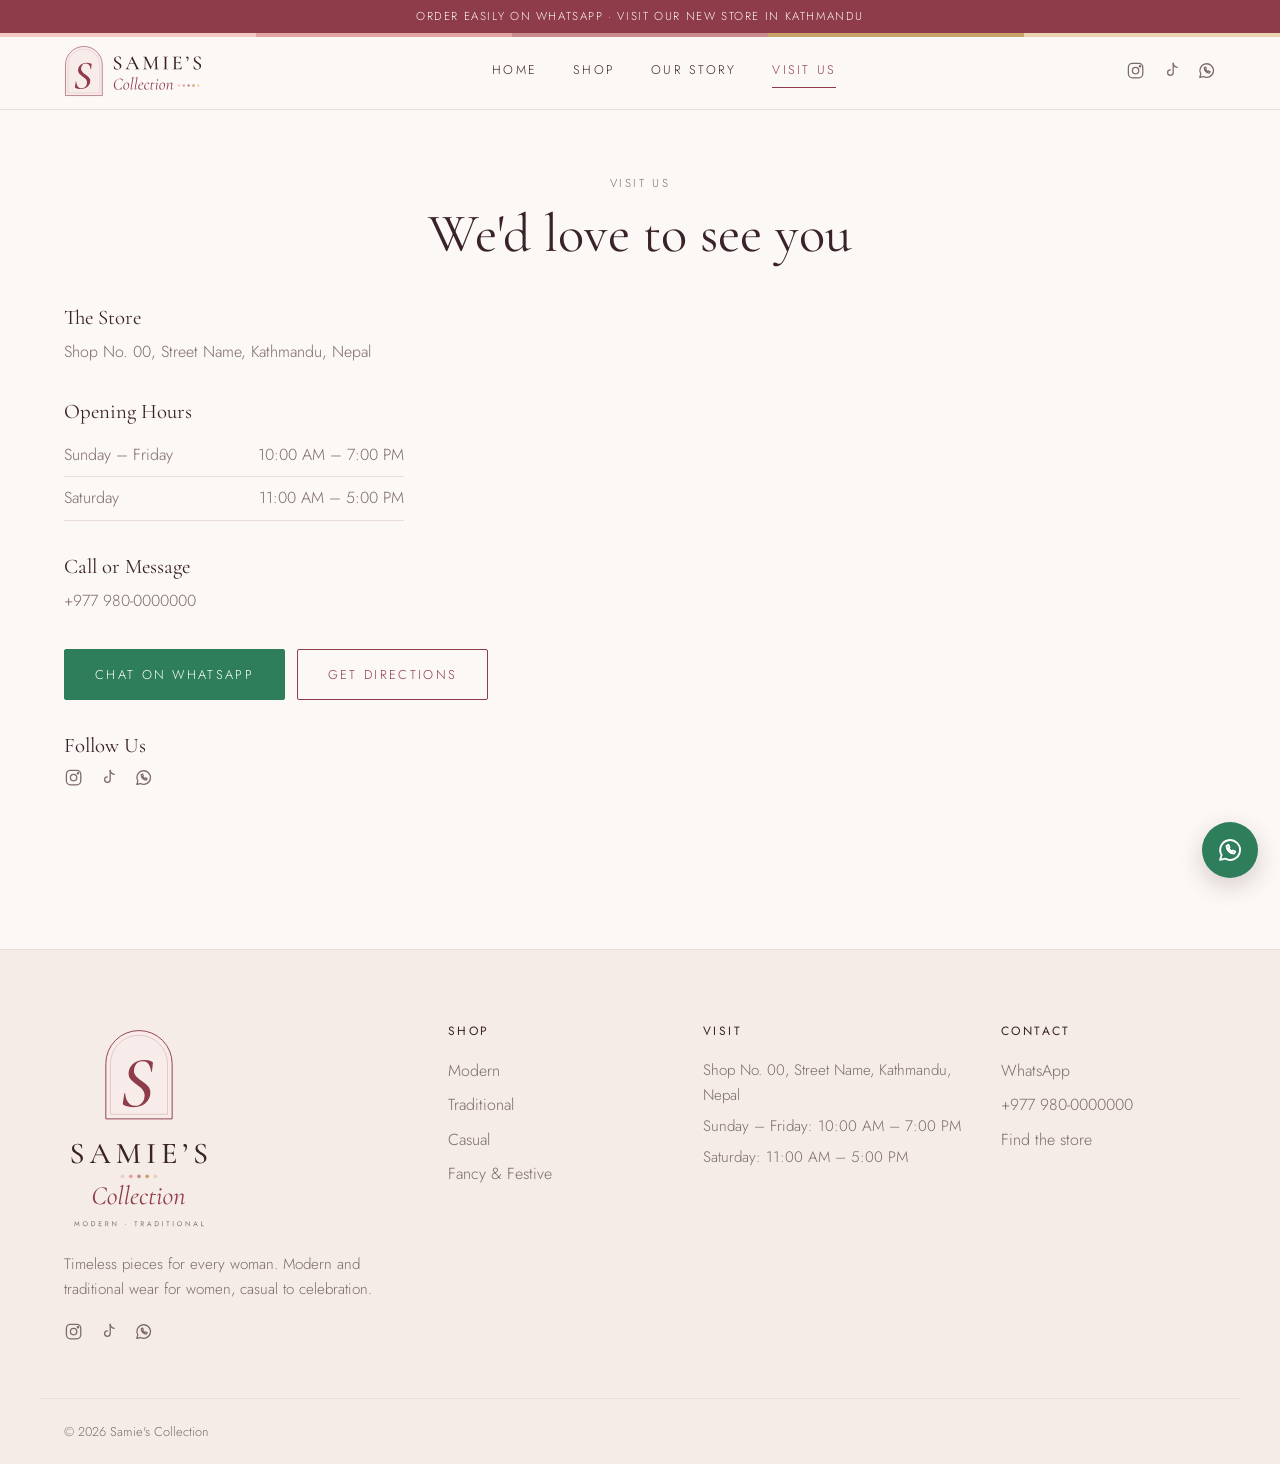
<file: contact.html>
<!DOCTYPE html>
<html lang="en">
<head>
  <meta charset="UTF-8">
  <meta name="viewport" content="width=device-width, initial-scale=1.0">
  <title>Visit Us | Samie's Collection</title>
  <meta name="description" content="Visit the Samie's Collection store: address, opening hours, and how to reach us on WhatsApp, Instagram and TikTok.">
  <link rel="preconnect" href="https://fonts.googleapis.com">
  <link rel="preconnect" href="https://fonts.gstatic.com" crossorigin>
  <link href="https://fonts.googleapis.com/css2?family=Cormorant+Garamond:ital,wght@0,400;0,500;1,400&family=Jost:wght@300;400&display=swap" rel="stylesheet">
  <link rel="icon" type="image/svg+xml" href="images/brand/favicon.svg">
  <link rel="icon" type="image/png" href="images/brand/favicon-48.png">
  <link rel="apple-touch-icon" href="images/brand/apple-touch-icon.png">
  <link rel="stylesheet" href="css/style.css?v=2">
</head>
<body data-page="contact">
  <header id="site-header"></header>

  <main class="container">
    <div class="page-head">
      <p class="eyebrow">Visit Us</p>
      <h1>We'd love to see you</h1>
    </div>

    <section class="contact-grid" style="padding-bottom: 88px;">
      <div>
        <div class="contact-block">
          <h3>The Store</h3>
          <p id="c-address"></p>
        </div>
        <div class="contact-block">
          <h3>Opening Hours</h3>
          <div id="c-hours"></div>
        </div>
        <div class="contact-block">
          <h3>Call or Message</h3>
          <p id="c-phone"></p>
        </div>
        <div class="contact-block contact-actions">
          <a class="btn btn-wa" id="c-wa" href="#" target="_blank" rel="noopener">Chat on WhatsApp</a>
          <a class="btn btn-outline" id="c-directions" href="#" target="_blank" rel="noopener">Get Directions</a>
        </div>
        <div class="contact-block">
          <h3>Follow Us</h3>
          <div class="social" data-social></div>
        </div>
      </div>
      <iframe class="map" id="c-map" title="Store location map" loading="lazy" referrerpolicy="no-referrer-when-downgrade"></iframe>
    </section>
  </main>

  <footer id="site-footer"></footer>

  <script src="js/store-data.js?v=2"></script>
  <script src="js/main.js?v=2"></script>
</body>
</html>
</file>
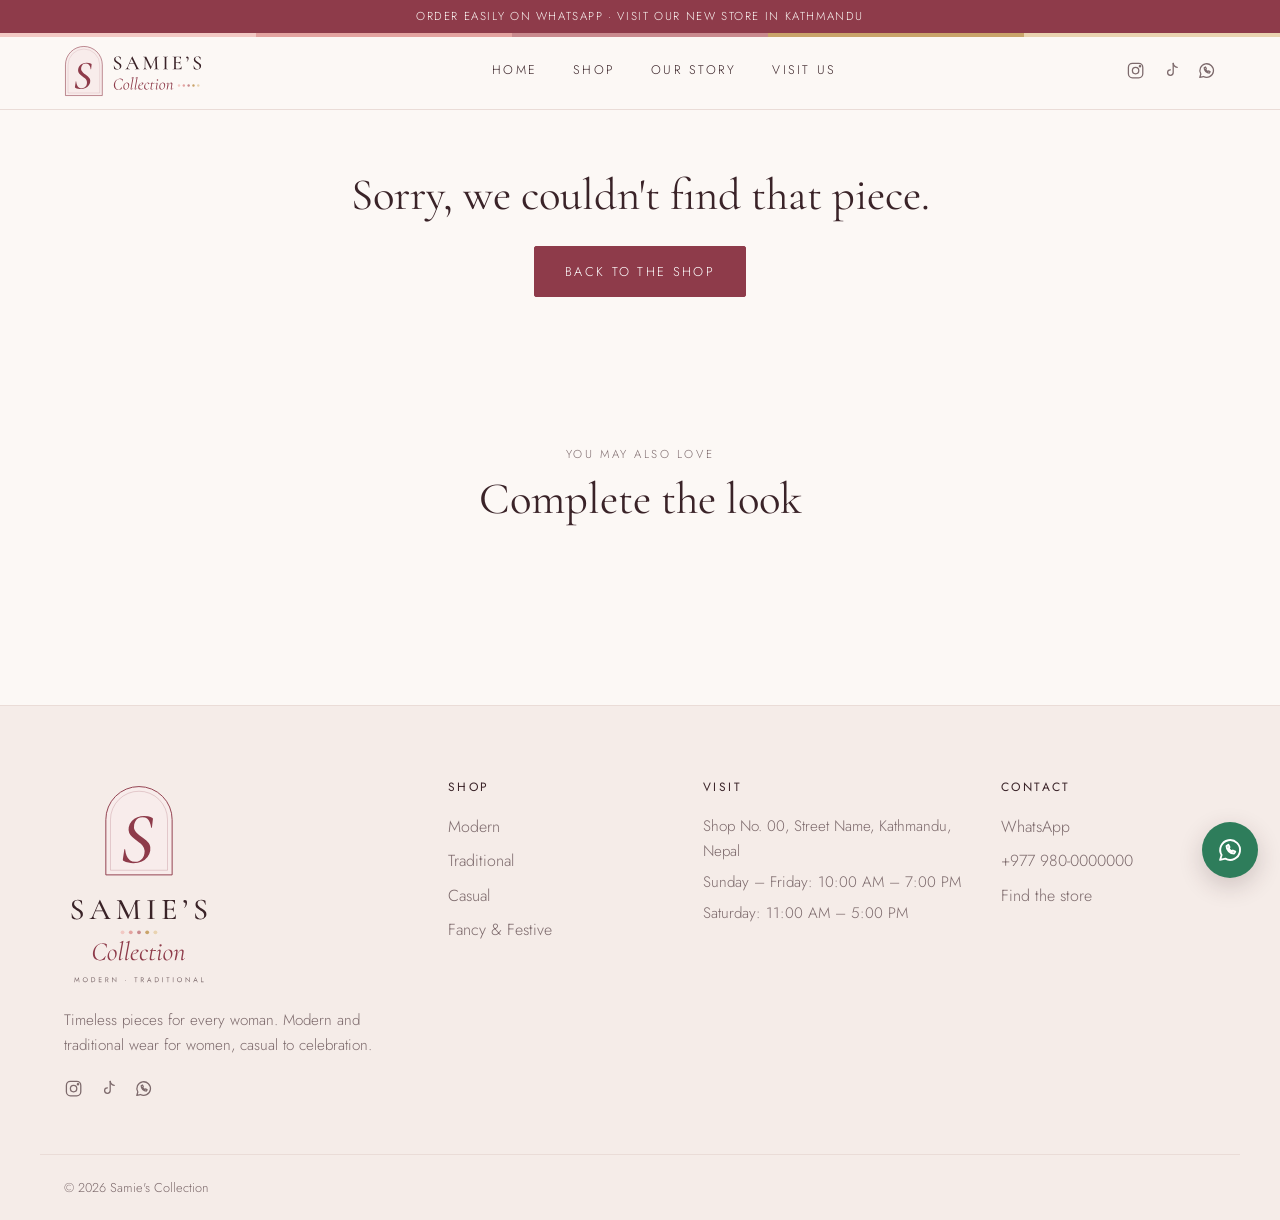
<file: product.html>
<!DOCTYPE html>
<html lang="en">
<head>
  <meta charset="UTF-8">
  <meta name="viewport" content="width=device-width, initial-scale=1.0">
  <title>Samie's Collection</title>
  <link rel="preconnect" href="https://fonts.googleapis.com">
  <link rel="preconnect" href="https://fonts.gstatic.com" crossorigin>
  <link href="https://fonts.googleapis.com/css2?family=Cormorant+Garamond:ital,wght@0,400;0,500;1,400&family=Jost:wght@300;400&display=swap" rel="stylesheet">
  <link rel="icon" type="image/svg+xml" href="images/brand/favicon.svg">
  <link rel="icon" type="image/png" href="images/brand/favicon-48.png">
  <link rel="apple-touch-icon" href="images/brand/apple-touch-icon.png">
  <link rel="stylesheet" href="css/style.css?v=2">
</head>
<body data-page="product">
  <header id="site-header"></header>

  <main class="container">
    <div id="product"></div>

    <section class="section">
      <div class="section-head">
        <p class="eyebrow">You May Also Love</p>
        <h2>Complete the look</h2>
      </div>
      <div class="grid" id="related"></div>
    </section>
  </main>

  <footer id="site-footer"></footer>

  <script src="js/store-data.js?v=2"></script>
  <script src="js/main.js?v=2"></script>
</body>
</html>
</file>
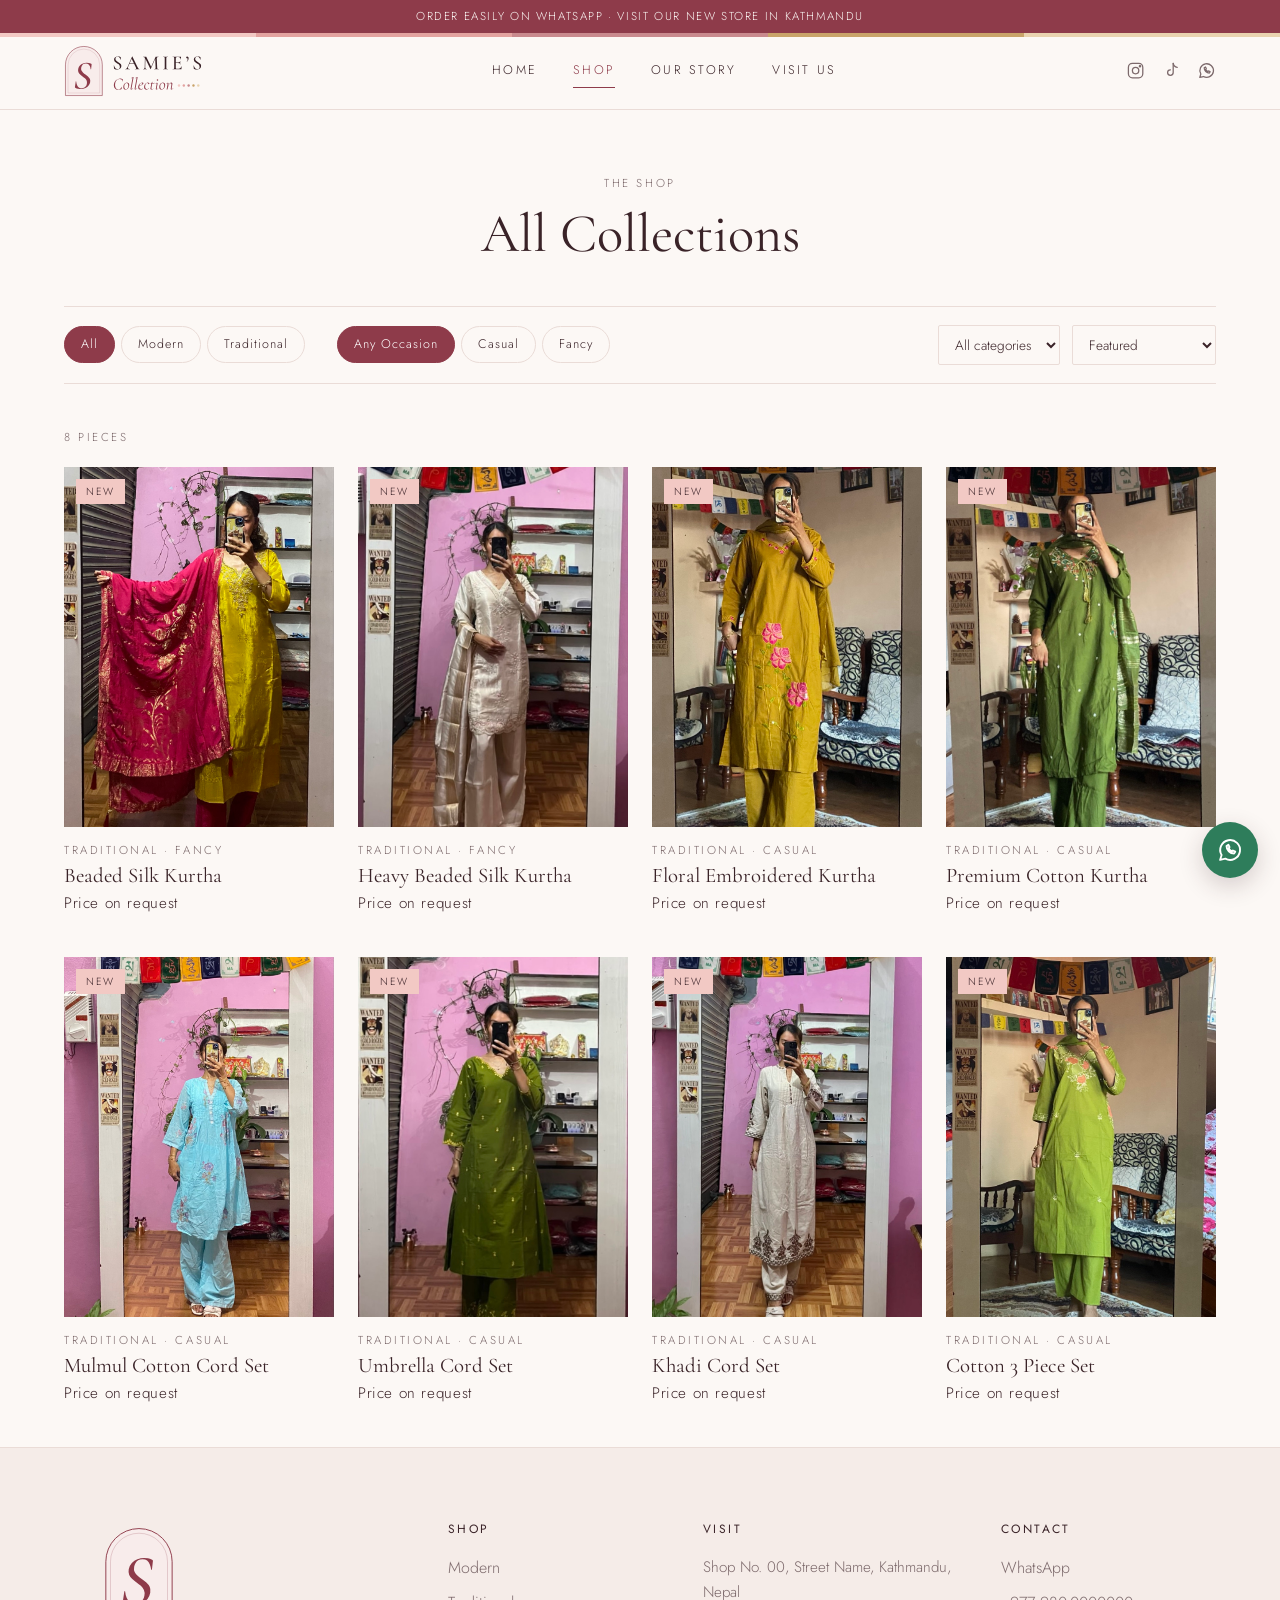
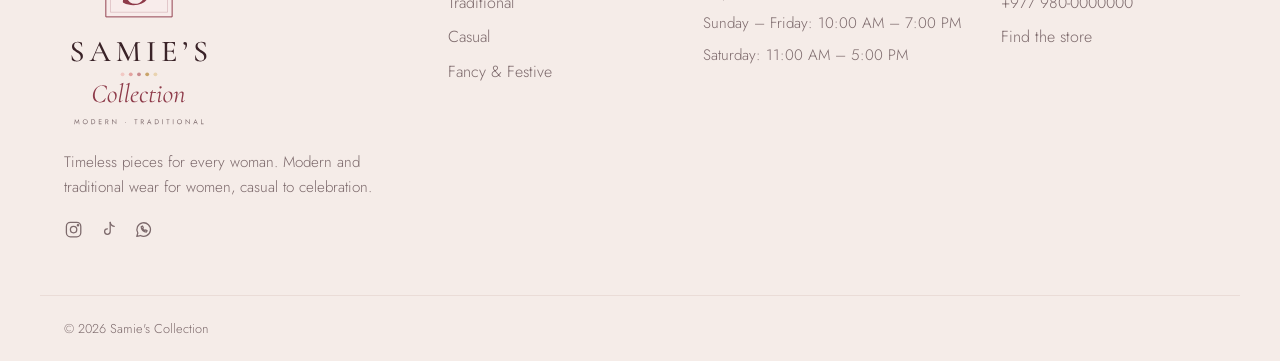
<file: shop.html>
<!DOCTYPE html>
<html lang="en">
<head>
  <meta charset="UTF-8">
  <meta name="viewport" content="width=device-width, initial-scale=1.0">
  <title>Shop | Samie's Collection</title>
  <meta name="description" content="Shop modern and traditional women's wear at Samie's Collection: dresses, kurtas, sarees, lehengas and more.">
  <link rel="preconnect" href="https://fonts.googleapis.com">
  <link rel="preconnect" href="https://fonts.gstatic.com" crossorigin>
  <link href="https://fonts.googleapis.com/css2?family=Cormorant+Garamond:ital,wght@0,400;0,500;1,400&family=Jost:wght@300;400&display=swap" rel="stylesheet">
  <link rel="icon" type="image/svg+xml" href="images/brand/favicon.svg">
  <link rel="icon" type="image/png" href="images/brand/favicon-48.png">
  <link rel="apple-touch-icon" href="images/brand/apple-touch-icon.png">
  <link rel="stylesheet" href="css/style.css?v=2">
</head>
<body data-page="shop">
  <header id="site-header"></header>

  <main class="container">
    <div class="page-head">
      <p class="eyebrow">The Shop</p>
      <h1 id="shop-title">All Collections</h1>
    </div>

    <div class="filters">
      <div class="filter-groups">
        <div class="chips" data-filter="style">
          <button type="button" data-value="All">All</button>
          <button type="button" data-value="Modern">Modern</button>
          <button type="button" data-value="Traditional">Traditional</button>
        </div>
        <div class="chips" data-filter="occasion">
          <button type="button" data-value="All">Any Occasion</button>
          <button type="button" data-value="Casual">Casual</button>
          <button type="button" data-value="Fancy">Fancy</button>
        </div>
      </div>
      <div class="selects">
        <select id="f-category" aria-label="Category"></select>
        <select id="f-sort" aria-label="Sort">
          <option value="featured">Featured</option>
          <option value="new">New first</option>
          <option value="low">Price: low to high</option>
          <option value="high">Price: high to low</option>
        </select>
      </div>
    </div>

    <div class="shop-meta"><p class="eyebrow" id="shop-count"></p></div>
    <div class="grid" id="shop-grid"></div>
  </main>

  <footer id="site-footer"></footer>

  <script src="js/store-data.js?v=2"></script>
  <script src="js/main.js?v=2"></script>
</body>
</html>
</file>
<file: css/style.css>
/* Samie's Collection — elegant & minimal */

:root {
  /* Palette: Rosewood & Gold */
  --bg: #FCF8F5;          /* ivory */
  --surface: #F5ECE8;
  --ink: #3A2328;         /* deep cocoa */
  --muted: #7D6A6C;
  --line: #EADCD7;
  --accent: #8E3B4A;      /* rosewood */
  --accent-dark: #74303C;
  /* soft accents: blush, rose, mauve, gold, champagne */
  --c1: #F2C9C4;
  --c2: #E3A3A0;
  --c3: #C98A8E;
  --c4: #C9A46A;
  --c5: #E9D3B0;
  --wa: #2E7D5B;
  --serif: "Cormorant Garamond", Georgia, serif;
  --sans: "Jost", "Helvetica Neue", Arial, sans-serif;
  --radius: 2px;
}

* { box-sizing: border-box; margin: 0; padding: 0; }
html { scroll-behavior: smooth; }
body {
  background: var(--bg);
  color: var(--ink);
  font-family: var(--sans);
  font-weight: 300;
  line-height: 1.65;
  -webkit-font-smoothing: antialiased;
}
img { display: block; max-width: 100%; }
a { color: inherit; text-decoration: none; }
button { font: inherit; color: inherit; background: none; border: 0; cursor: pointer; }
svg { width: 1.2em; height: 1.2em; flex-shrink: 0; }

.container { width: 100%; max-width: 1200px; margin: 0 auto; padding: 0 24px; }
.muted { color: var(--muted); }

h1, h2, h3 { font-family: var(--serif); font-weight: 400; line-height: 1.15; }
h1 { font-size: clamp(2.4rem, 6vw, 4.2rem); }
h2 { font-size: clamp(1.9rem, 4vw, 2.8rem); }
h3 { font-size: 1.3rem; }
.eyebrow {
  font-size: 0.72rem;
  letter-spacing: 0.22em;
  text-transform: uppercase;
  color: var(--muted);
}

/* ---------- Buttons ---------- */
.btn {
  display: inline-flex;
  align-items: center;
  justify-content: center;
  gap: 0.6em;
  padding: 14px 30px;
  background: var(--accent);
  color: #fff;
  font-size: 0.8rem;
  letter-spacing: 0.18em;
  text-transform: uppercase;
  border: 1px solid var(--accent);
  border-radius: var(--radius);
  transition: background 0.25s, color 0.25s;
}
.btn:hover { background: transparent; color: var(--accent); }
.btn-outline { background: transparent; color: var(--accent); }
.btn-outline:hover { background: var(--accent); color: #fff; }
.btn-wa { background: var(--wa); border-color: var(--wa); }
.btn-wa:hover { background: transparent; color: var(--wa); }
.link-underline {
  font-size: 0.8rem;
  letter-spacing: 0.18em;
  text-transform: uppercase;
  border-bottom: 1px solid currentColor;
  padding-bottom: 3px;
}

/* ---------- Header ---------- */
.site-header {
  position: sticky;
  top: 0;
  z-index: 50;
  background: rgba(252, 248, 245, 0.94);
  backdrop-filter: blur(8px);
  border-bottom: 1px solid var(--line);
}
.announce {
  position: relative;
  background: var(--accent);
  color: var(--bg);
  text-align: center;
  font-size: 0.72rem;
  letter-spacing: 0.14em;
  text-transform: uppercase;
  padding: 7px 16px;
}
.header-inner {
  display: flex;
  align-items: center;
  justify-content: space-between;
  height: 76px;
  gap: 24px;
}
.logo { display: flex; align-items: center; }
.logo img { height: 52px; width: auto; }
.logo.has-img .logo-text { display: none; }
.logo-text {
  font-family: var(--serif);
  font-size: 1.7rem;
  letter-spacing: 0.02em;
  white-space: nowrap;
}
.logo-text em { font-style: italic; color: var(--accent); }

.nav { display: flex; gap: 36px; }
.nav a {
  font-size: 0.78rem;
  letter-spacing: 0.18em;
  text-transform: uppercase;
  padding: 6px 0;
  border-bottom: 1px solid transparent;
  transition: border-color 0.2s;
}
.nav a:hover, .nav a.active { border-color: var(--accent); color: var(--accent); }

.header-social, .social { display: flex; gap: 16px; }
.header-social a, .social a { color: var(--muted); transition: color 0.2s; display: flex; }
.header-social a:hover, .social a:hover { color: var(--ink); }
.menu-btn { display: none; }
.menu-btn svg { width: 26px; height: 26px; }

/* ---------- Image placeholder ---------- */
.img-frame { position: relative; width: 100%; height: 100%; overflow: hidden; }
.img-frame img { position: absolute; inset: 0; width: 100%; height: 100%; object-fit: cover; }
.ph {
  position: absolute;
  inset: 0;
  display: flex;
  flex-direction: column;
  align-items: center;
  justify-content: center;
  gap: 14px;
  background: linear-gradient(160deg, var(--ph-a), var(--ph-b));
  color: rgba(58, 35, 40, 0.28);
}
.ph svg { width: 34%; height: auto; max-width: 140px; }
.ph span {
  font-size: 0.7rem;
  letter-spacing: 0.22em;
  text-transform: uppercase;
  color: rgba(58, 35, 40, 0.5);
}

/* ---------- Hero ---------- */
.hero {
  display: grid;
  grid-template-columns: 1.05fr 0.95fr;
  align-items: center;
  gap: 64px;
  padding-top: 72px;
  padding-bottom: 96px;
}
.hero h1 { margin: 18px 0 22px; }
.hero h1 em { font-style: italic; color: var(--accent); }
.hero p.lead { color: var(--muted); max-width: 440px; margin-bottom: 36px; font-size: 1.05rem; }
.hero-actions { display: flex; gap: 14px; flex-wrap: wrap; }
.hero-img {
  aspect-ratio: 4 / 5;
  border-radius: 999px 999px 0 0;
  overflow: hidden;
}

/* ---------- Sections ---------- */
.section { padding: 88px 0; }
.section-alt { background: var(--surface); }
.section-head { text-align: center; margin-bottom: 52px; }
.section-head h2 { margin-top: 10px; }
.section-head p.muted { max-width: 520px; margin: 14px auto 0; }
.section-foot { text-align: center; margin-top: 52px; }

/* Collection tiles */
.tiles { display: grid; grid-template-columns: repeat(4, 1fr); gap: 20px; }
.tile { position: relative; display: block; }
.tile-img { aspect-ratio: 3 / 4; overflow: hidden; }
.tile-img .img-frame { transition: transform 0.6s ease; }
.tile:hover .tile-img .img-frame { transform: scale(1.04); }
.tile-label { padding-top: 16px; }
.tile-label h3 { font-size: 1.45rem; }
.tile-label span { font-size: 0.72rem; letter-spacing: 0.18em; text-transform: uppercase; color: var(--muted); }

/* Product grid & card */
.grid { display: grid; grid-template-columns: repeat(4, 1fr); gap: 40px 24px; }
.card { display: block; }
.card-img { position: relative; aspect-ratio: 3 / 4; overflow: hidden; background: var(--surface); }
.card-img .img-frame { transition: transform 0.6s ease; }
.card:hover .card-img .img-frame { transform: scale(1.04); }
.badges { position: absolute; top: 12px; left: 12px; display: flex; gap: 6px; }
.badge {
  background: var(--c1);
  color: var(--ink);
  font-size: 0.65rem;
  letter-spacing: 0.16em;
  text-transform: uppercase;
  padding: 4px 10px;
}
.badge-sale { background: var(--c4); color: var(--ink); }
.card-body { padding-top: 14px; }
.card-body h3 { margin: 4px 0 4px; }
.price { font-size: 0.95rem; letter-spacing: 0.04em; }
.price s { color: var(--muted); margin-left: 8px; font-size: 0.85em; }

/* How to order */
.steps { display: grid; grid-template-columns: repeat(3, 1fr); gap: 40px; text-align: center; }
.step-num {
  font-family: var(--serif);
  font-size: 2.6rem;
  font-style: italic;
  color: var(--accent);
  line-height: 1;
}
.step h3 { margin: 12px 0 8px; }
.step p { color: var(--muted); max-width: 300px; margin: 0 auto; }

/* Social band */
.social-band { text-align: center; }
.social-band .social { justify-content: center; margin: 28px 0 0; gap: 28px; }
.social-band .social a svg { width: 28px; height: 28px; }

/* Split block (visit / about) */
.split { display: grid; grid-template-columns: 1fr 1fr; gap: 72px; align-items: center; }
.split-img { aspect-ratio: 4 / 5; overflow: hidden; }
.split h2 { margin: 10px 0 20px; }
.split p { color: var(--muted); margin-bottom: 18px; }

/* ---------- Page header ---------- */
.page-head { text-align: center; padding-top: 64px; padding-bottom: 40px; }
.page-head h1 { margin-top: 10px; font-size: clamp(2.2rem, 5vw, 3.4rem); }

/* ---------- Shop filters ---------- */
.filters {
  display: flex;
  flex-wrap: wrap;
  align-items: center;
  justify-content: space-between;
  gap: 18px 28px;
  padding: 18px 0;
  border-top: 1px solid var(--line);
  border-bottom: 1px solid var(--line);
  margin-bottom: 44px;
}
.filter-groups { display: flex; flex-wrap: wrap; gap: 18px 32px; }
.chips { display: flex; gap: 6px; flex-wrap: wrap; }
.chips button, .pills button {
  padding: 7px 16px;
  border: 1px solid var(--line);
  font-size: 0.78rem;
  letter-spacing: 0.08em;
  border-radius: 999px;
  transition: all 0.2s;
}
.chips button:hover, .pills button:hover { border-color: var(--accent); }
.chips button.active, .pills button.active { background: var(--accent); border-color: var(--accent); color: #fff; }
.selects { display: flex; gap: 12px; align-items: center; }
select {
  font: inherit;
  font-size: 0.85rem;
  color: var(--ink);
  background: transparent;
  border: 1px solid var(--line);
  padding: 8px 12px;
  border-radius: var(--radius);
}
.shop-meta { display: flex; justify-content: space-between; align-items: baseline; margin-bottom: 20px; }
.empty { grid-column: 1 / -1; text-align: center; color: var(--muted); padding: 60px 0; }
.empty a:not(.btn) { color: var(--accent-dark); border-bottom: 1px solid currentColor; }
.empty h2 { margin-bottom: 24px; color: var(--ink); }

/* ---------- Product page ---------- */
.crumbs { font-size: 0.8rem; color: var(--muted); padding: 28px 0; }
.crumbs a:hover { color: var(--ink); }
.product-layout { display: grid; grid-template-columns: 1.1fr 0.9fr; gap: 64px; align-items: start; }
.gallery-main { aspect-ratio: 3 / 4; background: var(--surface); }
.thumbs { display: grid; grid-template-columns: repeat(5, 1fr); gap: 10px; margin-top: 10px; }
.thumbs button { aspect-ratio: 3 / 4; opacity: 0.6; border: 1px solid transparent; }
.thumbs button.active { opacity: 1; border-color: var(--accent); }
.product-info { position: sticky; top: 130px; }
.product-info h1 { font-size: clamp(2rem, 4vw, 2.8rem); margin: 10px 0 12px; }
.price-lg { font-size: 1.25rem; margin-bottom: 22px; }
.description { color: var(--muted); margin-bottom: 30px; }
.option { margin-bottom: 22px; }
.option-label { font-size: 0.78rem; letter-spacing: 0.14em; text-transform: uppercase; margin-bottom: 10px; }
.option-label span { color: var(--muted); text-transform: none; letter-spacing: 0.04em; }
.pills { display: flex; flex-wrap: wrap; gap: 8px; }
.pills button { border-radius: var(--radius); min-width: 52px; }
.form-hint { color: var(--accent-dark); font-size: 0.9rem; margin-bottom: 12px; }
.product-info .btn { width: 100%; margin-bottom: 12px; }
.product-info .btn:first-of-type { margin-top: 8px; }
.perks { list-style: none; margin-top: 26px; border-top: 1px solid var(--line); }
.perks li { padding: 14px 0; border-bottom: 1px solid var(--line); color: var(--muted); font-size: 0.92rem; }
.perks a { color: var(--ink); border-bottom: 1px solid currentColor; }

/* ---------- Contact ---------- */
.contact-grid { display: grid; grid-template-columns: 0.9fr 1.1fr; gap: 64px; align-items: start; }
.contact-block { margin-bottom: 34px; }
.contact-block h3 { margin-bottom: 10px; }
.contact-block p, .hours-row { color: var(--muted); }
.hours-row { display: flex; justify-content: space-between; max-width: 340px; padding: 8px 0; border-bottom: 1px solid var(--line); }
.contact-actions { display: flex; gap: 12px; flex-wrap: wrap; }
.map { width: 100%; aspect-ratio: 4 / 3.4; border: 0; filter: grayscale(0.35) sepia(0.12); }

/* ---------- Footer ---------- */
.site-footer { background: var(--surface); border-top: 1px solid var(--line); padding: 72px 0 0; margin-top: 40px; }
.footer-grid { display: grid; grid-template-columns: 1.6fr 1fr 1.2fr 1fr; gap: 40px; }
.footer-logo { margin-bottom: 12px; }
.footer-logo-img { width: 150px; height: auto; margin-bottom: 18px; }
.footer-grid .social { margin-top: 20px; }
.footer-grid h4 {
  font-weight: 400;
  font-size: 0.75rem;
  letter-spacing: 0.2em;
  text-transform: uppercase;
  margin-bottom: 16px;
}
.footer-grid > div > a { display: block; color: var(--muted); margin-bottom: 8px; }
.footer-grid > div > a:hover { color: var(--ink); }
.footer-grid p.muted { margin-bottom: 6px; font-size: 0.95rem; }
.footer-bottom {
  margin-top: 56px;
  padding-top: 22px;
  padding-bottom: 22px;
  border-top: 1px solid var(--line);
  font-size: 0.8rem;
  color: var(--muted);
}

/* Floating WhatsApp button */
.wa-fab {
  position: fixed;
  right: 22px;
  bottom: 22px;
  z-index: 60;
  width: 56px;
  height: 56px;
  border-radius: 50%;
  background: var(--wa);
  color: #fff;
  display: flex;
  align-items: center;
  justify-content: center;
  box-shadow: 0 8px 24px rgba(58, 35, 40, 0.2);
  transition: transform 0.2s;
}
.wa-fab:hover { transform: translateY(-3px); }
.wa-fab svg { width: 28px; height: 28px; }

/* ---------- Responsive ---------- */
@media (max-width: 1000px) {
  .grid, .tiles { grid-template-columns: repeat(3, 1fr); }
  .footer-grid { grid-template-columns: 1fr 1fr; }
  .header-social { display: none; }
}

@media (max-width: 760px) {
  .container { padding: 0 16px; }
  .header-inner { height: 64px; }
  .logo-text { font-size: 1.45rem; }
  .logo img { height: 42px; }
  .menu-btn { display: flex; }
  .nav {
    position: absolute;
    top: 100%;
    left: 0;
    right: 0;
    flex-direction: column;
    gap: 0;
    background: var(--bg);
    border-bottom: 1px solid var(--line);
    display: none;
  }
  .nav.open { display: flex; }
  .nav a { padding: 16px; border-bottom: 1px solid var(--line); }
  .nav a.active { border-color: var(--line); color: var(--accent); }

  .hero { grid-template-columns: 1fr; gap: 36px; padding-top: 36px; padding-bottom: 64px; }
  .hero-img { order: -1; max-width: 360px; width: 100%; margin: 0 auto; }
  .hero-text { text-align: center; }
  .hero p.lead { margin-left: auto; margin-right: auto; }
  .hero-actions { justify-content: center; }

  .section { padding: 64px 0; }
  .grid, .tiles { grid-template-columns: repeat(2, 1fr); gap: 28px 14px; }
  .tile-label h3 { font-size: 1.2rem; }
  .card-body h3 { font-size: 1.12rem; }
  .steps { grid-template-columns: 1fr; gap: 36px; }
  .split, .product-layout, .contact-grid { grid-template-columns: 1fr; gap: 36px; }
  .product-info { position: static; }
  .filters { flex-direction: column; align-items: stretch; }
  .filter-groups { flex-direction: column; gap: 12px; }
  .selects select { flex: 1; }
  .footer-grid { grid-template-columns: 1fr; gap: 32px; }
}

.values .step-num { font-size: 1.8rem; margin-bottom: 10px; }

/* Accent stripe under the announcement bar, matching the dots in the logo */
.announce::after {
  content: "";
  position: absolute;
  left: 0; right: 0; bottom: -4px;
  height: 4px;
  background: linear-gradient(90deg,
    var(--c1) 0 20%, var(--c2) 20% 40%, var(--c3) 40% 60%,
    var(--c4) 60% 80%, var(--c5) 80% 100%);
}
.step-num { color: var(--accent); }
</file>
